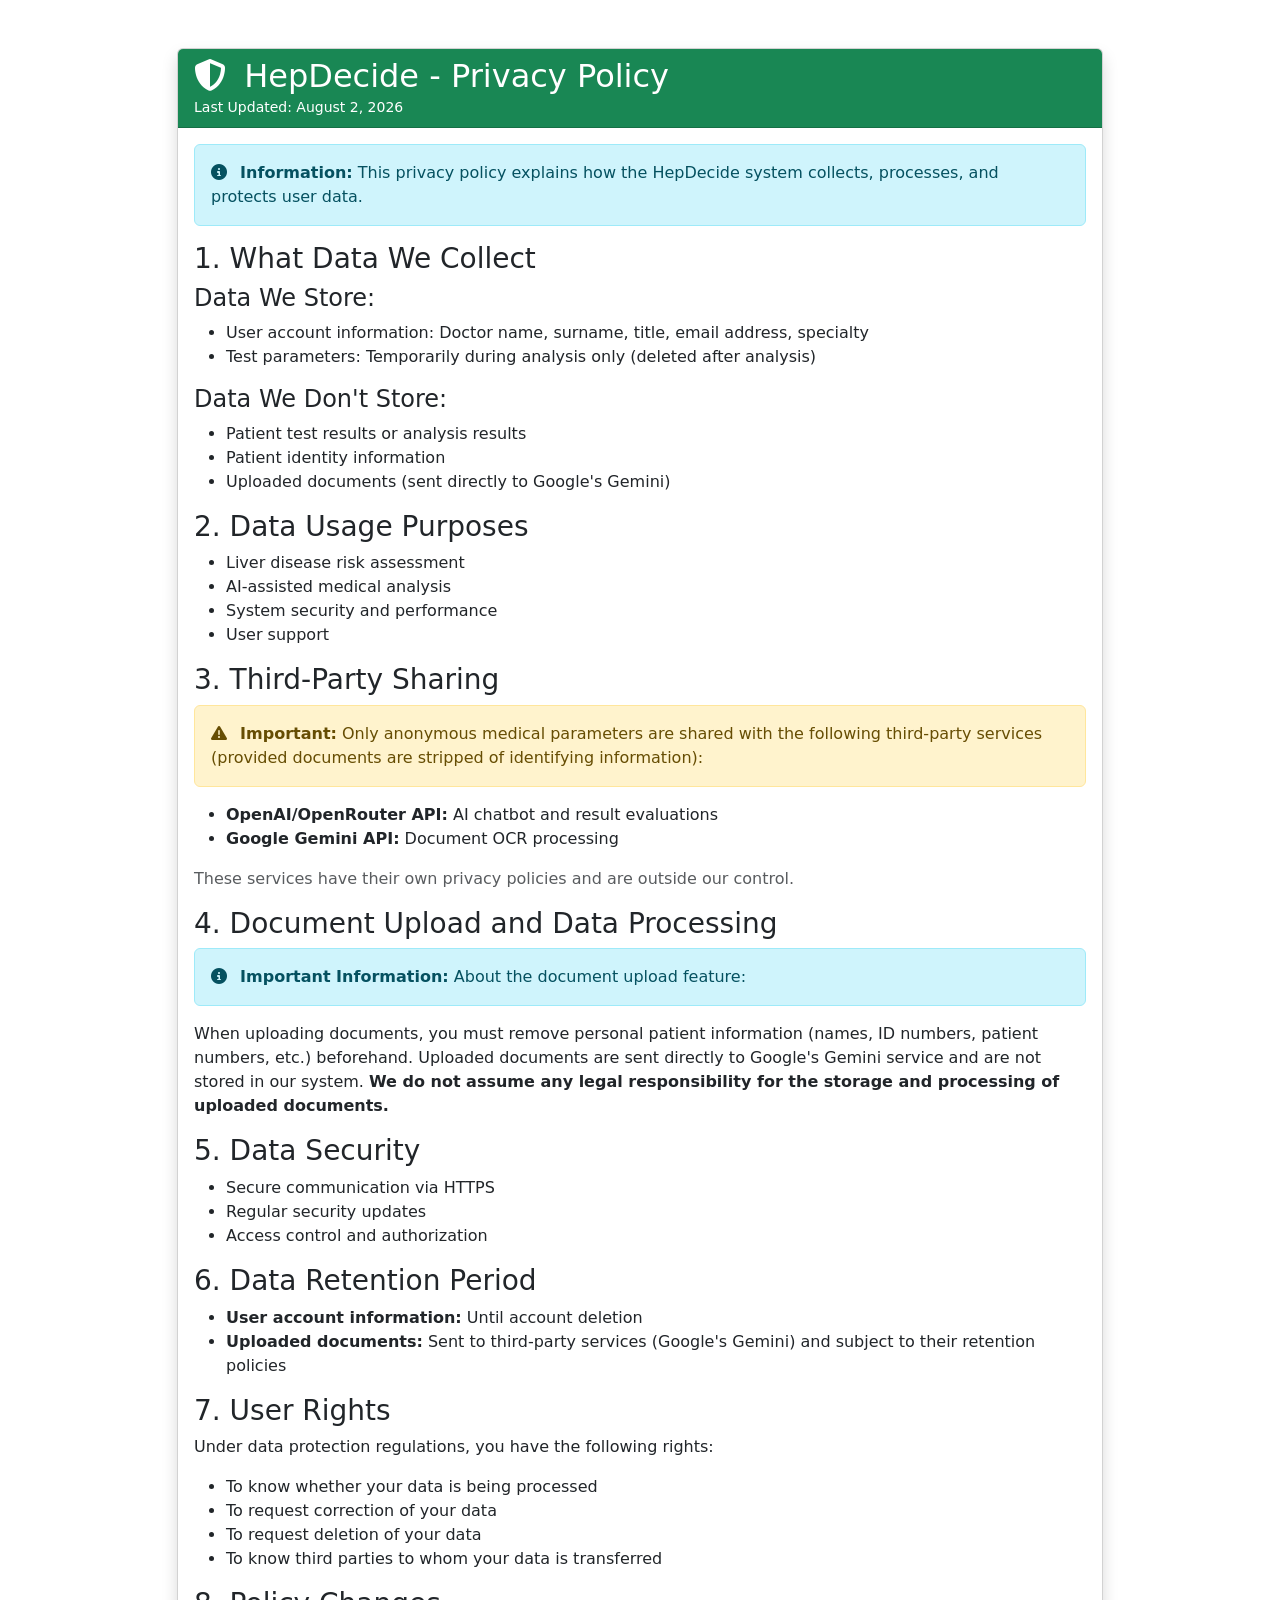
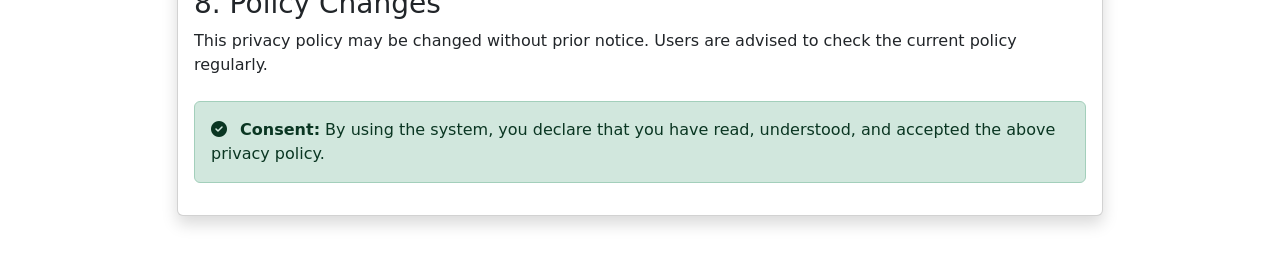
<file: staj-server-main/static/legal/privacy-en.html>
<!DOCTYPE html>
<html lang="en">
<head>
    <meta charset="UTF-8">
    <meta name="viewport" content="width=device-width, initial-scale=1.0">
    <title>HepDecide - Privacy Policy</title>
    <link href="https://cdn.jsdelivr.net/npm/bootstrap@5.3.0/dist/css/bootstrap.min.css" rel="stylesheet">
    <link href="https://cdnjs.cloudflare.com/ajax/libs/font-awesome/6.4.0/css/all.min.css" rel="stylesheet">
</head>
<body>
    <div class="container my-5">
        <div class="row justify-content-center">
            <div class="col-lg-10">
                <div class="card shadow">
                    <div class="card-header bg-success text-white">
                        <h2 class="mb-0">
                            <i class="fas fa-shield-alt me-2"></i>
                            HepDecide - Privacy Policy
                        </h2>
                        <small>Last Updated: August 2, 2026</small>
                    </div>
                    <div class="card-body">
                        
                        <div class="alert alert-info">
                            <i class="fas fa-info-circle me-2"></i>
                            <strong>Information:</strong> This privacy policy explains how the HepDecide system collects, processes, and protects user data.
                        </div>

                        <h3>1. What Data We Collect</h3>
                        <h4>Data We Store:</h4>
                        <ul>
                            <li>User account information: Doctor name, surname, title, email address, specialty</li>
                            <li>Test parameters: Temporarily during analysis only (deleted after analysis)</li>
                        </ul>
                        
                        <h4>Data We Don't Store:</h4>
                        <ul>
                            <li>Patient test results or analysis results</li>
                            <li>Patient identity information</li>
                            <li>Uploaded documents (sent directly to Google's Gemini)</li>
                        </ul>

                        <h3>2. Data Usage Purposes</h3>
                        <ul>
                            <li>Liver disease risk assessment</li>
                            <li>AI-assisted medical analysis</li>
                            <li>System security and performance</li>
                            <li>User support</li>
                        </ul>

                        <h3>3. Third-Party Sharing</h3>
                        <div class="alert alert-warning">
                            <i class="fas fa-exclamation-triangle me-2"></i>
                            <strong>Important:</strong> Only anonymous medical parameters are shared with the following third-party services (provided documents are stripped of identifying information):
                        </div>
                        <ul>
                            <li><strong>OpenAI/OpenRouter API:</strong> AI chatbot and result evaluations</li>
                            <li><strong>Google Gemini API:</strong> Document OCR processing</li>
                        </ul>
                        <p class="text-muted">These services have their own privacy policies and are outside our control.</p>

                        <h3>4. Document Upload and Data Processing</h3>
                        <div class="alert alert-info">
                            <i class="fas fa-info-circle me-2"></i>
                            <strong>Important Information:</strong> About the document upload feature:
                        </div>
                        <p>When uploading documents, you must remove personal patient information (names, ID numbers, patient numbers, etc.) beforehand. Uploaded documents are sent directly to Google's Gemini service and are not stored in our system. <strong>We do not assume any legal responsibility for the storage and processing of uploaded documents.</strong></p>

                        <h3>5. Data Security</h3>
                        <ul>
                            <li>Secure communication via HTTPS</li>
                            <li>Regular security updates</li>
                            <li>Access control and authorization</li>
                        </ul>

                        <h3>6. Data Retention Period</h3>
                        <ul>
                            <li><strong>User account information:</strong> Until account deletion</li>
                            <li><strong>Uploaded documents:</strong> Sent to third-party services (Google's Gemini) and subject to their retention policies</li>
                        </ul>

                        <h3>7. User Rights</h3>
                        <p>Under data protection regulations, you have the following rights:</p>
                        <ul>
                            <li>To know whether your data is being processed</li>
                            <li>To request correction of your data</li>
                            <li>To request deletion of your data</li>
                            <li>To know third parties to whom your data is transferred</li>
                        </ul>

                        <h3>8. Policy Changes</h3>
                        <p>This privacy policy may be changed without prior notice. Users are advised to check the current policy regularly.</p>

                        <div class="alert alert-success mt-4">
                            <i class="fas fa-check-circle me-2"></i>
                            <strong>Consent:</strong> By using the system, you declare that you have read, understood, and accepted the above privacy policy.
                        </div>

                    </div>
                </div>
            </div>
        </div>
    </div>
</body>
</html>
</file>
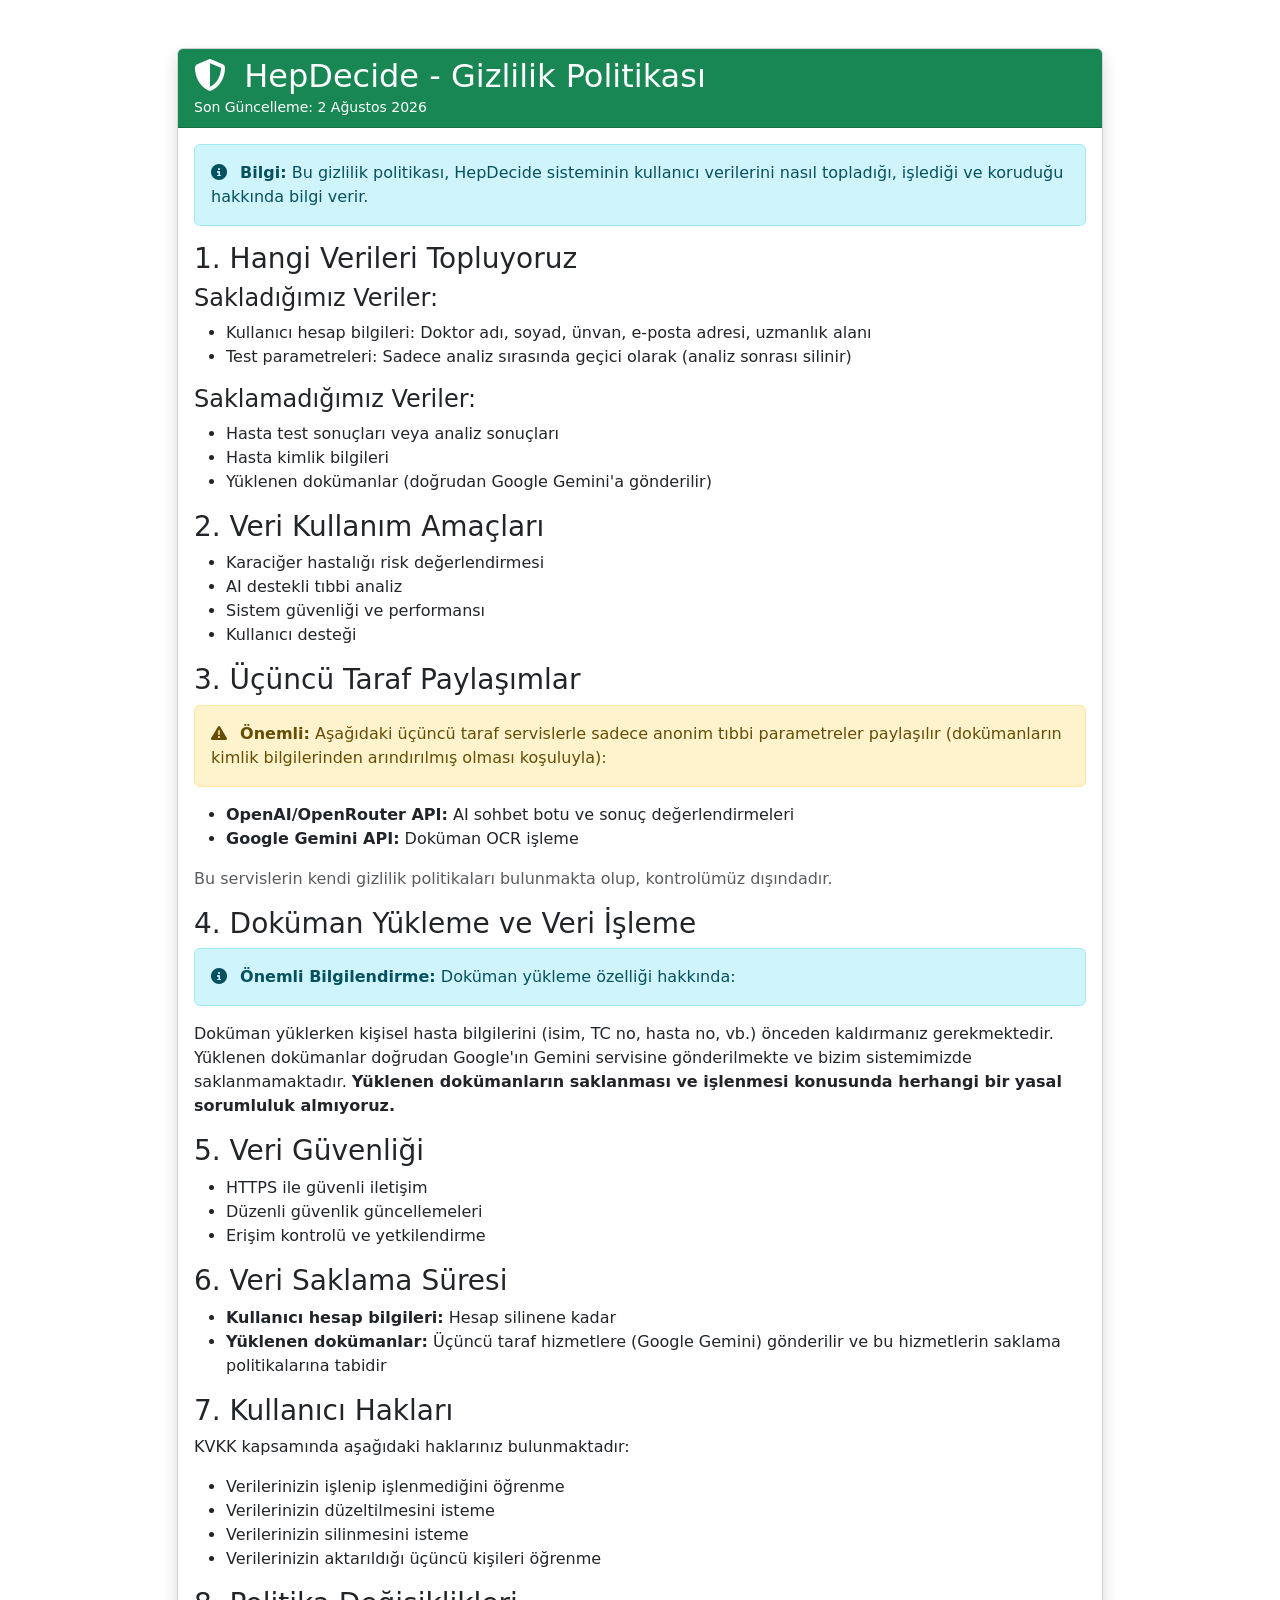
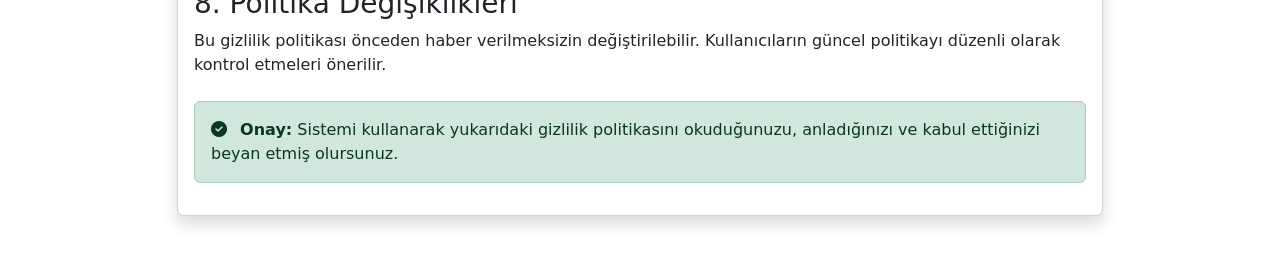
<file: staj-server-main/static/legal/privacy-tr.html>
<!DOCTYPE html>
<html lang="tr">
<head>
    <meta charset="UTF-8">
    <meta name="viewport" content="width=device-width, initial-scale=1.0">
    <title>HepDecide - Gizlilik Politikası</title>
    <link href="https://cdn.jsdelivr.net/npm/bootstrap@5.3.0/dist/css/bootstrap.min.css" rel="stylesheet">
    <link href="https://cdnjs.cloudflare.com/ajax/libs/font-awesome/6.4.0/css/all.min.css" rel="stylesheet">
</head>
<body>
    <div class="container my-5">
        <div class="row justify-content-center">
            <div class="col-lg-10">
                <div class="card shadow">
                    <div class="card-header bg-success text-white">
                        <h2 class="mb-0">
                            <i class="fas fa-shield-alt me-2"></i>
                            HepDecide - Gizlilik Politikası
                        </h2>
                        <small>Son Güncelleme: 2 Ağustos 2026</small>
                    </div>
                    <div class="card-body">
                        
                        <div class="alert alert-info">
                            <i class="fas fa-info-circle me-2"></i>
                            <strong>Bilgi:</strong> Bu gizlilik politikası, HepDecide sisteminin kullanıcı verilerini nasıl topladığı, işlediği ve koruduğu hakkında bilgi verir.
                        </div>

                        <h3>1. Hangi Verileri Topluyoruz</h3>
                        <h4>Sakladığımız Veriler:</h4>
                        <ul>
                            <li>Kullanıcı hesap bilgileri: Doktor adı, soyad, ünvan, e-posta adresi, uzmanlık alanı</li>
                            <li>Test parametreleri: Sadece analiz sırasında geçici olarak (analiz sonrası silinir)</li>
                        </ul>
                        
                        <h4>Saklamadığımız Veriler:</h4>
                        <ul>
                            <li>Hasta test sonuçları veya analiz sonuçları</li>
                            <li>Hasta kimlik bilgileri</li>
                            <li>Yüklenen dokümanlar (doğrudan Google Gemini'a gönderilir)</li>
                        </ul>

                        <h3>2. Veri Kullanım Amaçları</h3>
                        <ul>
                            <li>Karaciğer hastalığı risk değerlendirmesi</li>
                            <li>AI destekli tıbbi analiz</li>
                            <li>Sistem güvenliği ve performansı</li>
                            <li>Kullanıcı desteği</li>
                        </ul>

                        <h3>3. Üçüncü Taraf Paylaşımlar</h3>
                        <div class="alert alert-warning">
                            <i class="fas fa-exclamation-triangle me-2"></i>
                            <strong>Önemli:</strong> Aşağıdaki üçüncü taraf servislerle sadece anonim tıbbi parametreler paylaşılır (dokümanların kimlik bilgilerinden arındırılmış olması koşuluyla):
                        </div>
                        <ul>
                            <li><strong>OpenAI/OpenRouter API:</strong> AI sohbet botu ve sonuç değerlendirmeleri</li>
                            <li><strong>Google Gemini API:</strong> Doküman OCR işleme</li>
                        </ul>
                        <p class="text-muted">Bu servislerin kendi gizlilik politikaları bulunmakta olup, kontrolümüz dışındadır.</p>

                        <h3>4. Doküman Yükleme ve Veri İşleme</h3>
                        <div class="alert alert-info">
                            <i class="fas fa-info-circle me-2"></i>
                            <strong>Önemli Bilgilendirme:</strong> Doküman yükleme özelliği hakkında:
                        </div>
                        <p>Doküman yüklerken kişisel hasta bilgilerini (isim, TC no, hasta no, vb.) önceden kaldırmanız gerekmektedir. Yüklenen dokümanlar doğrudan Google'ın Gemini servisine gönderilmekte ve bizim sistemimizde saklanmamaktadır. <strong>Yüklenen dokümanların saklanması ve işlenmesi konusunda herhangi bir yasal sorumluluk almıyoruz.</strong></p>

                        <h3>5. Veri Güvenliği</h3>
                        <ul>
                            <li>HTTPS ile güvenli iletişim</li>
                            <li>Düzenli güvenlik güncellemeleri</li>
                            <li>Erişim kontrolü ve yetkilendirme</li>
                        </ul>

                        <h3>6. Veri Saklama Süresi</h3>
                        <ul>
                            <li><strong>Kullanıcı hesap bilgileri:</strong> Hesap silinene kadar</li>
                            <li><strong>Yüklenen dokümanlar:</strong> Üçüncü taraf hizmetlere (Google Gemini) gönderilir ve bu hizmetlerin saklama politikalarına tabidir</li>
                        </ul>

                        <h3>7. Kullanıcı Hakları</h3>
                        <p>KVKK kapsamında aşağıdaki haklarınız bulunmaktadır:</p>
                        <ul>
                            <li>Verilerinizin işlenip işlenmediğini öğrenme</li>
                            <li>Verilerinizin düzeltilmesini isteme</li>
                            <li>Verilerinizin silinmesini isteme</li>
                            <li>Verilerinizin aktarıldığı üçüncü kişileri öğrenme</li>
                        </ul>

                        <h3>8. Politika Değişiklikleri</h3>
                        <p>Bu gizlilik politikası önceden haber verilmeksizin değiştirilebilir. Kullanıcıların güncel politikayı düzenli olarak kontrol etmeleri önerilir.</p>

                        <div class="alert alert-success mt-4">
                            <i class="fas fa-check-circle me-2"></i>
                            <strong>Onay:</strong> Sistemi kullanarak yukarıdaki gizlilik politikasını okuduğunuzu, anladığınızı ve kabul ettiğinizi beyan etmiş olursunuz.
                        </div>

                    </div>
                </div>
            </div>
        </div>
    </div>
</body>
</html>
</file>
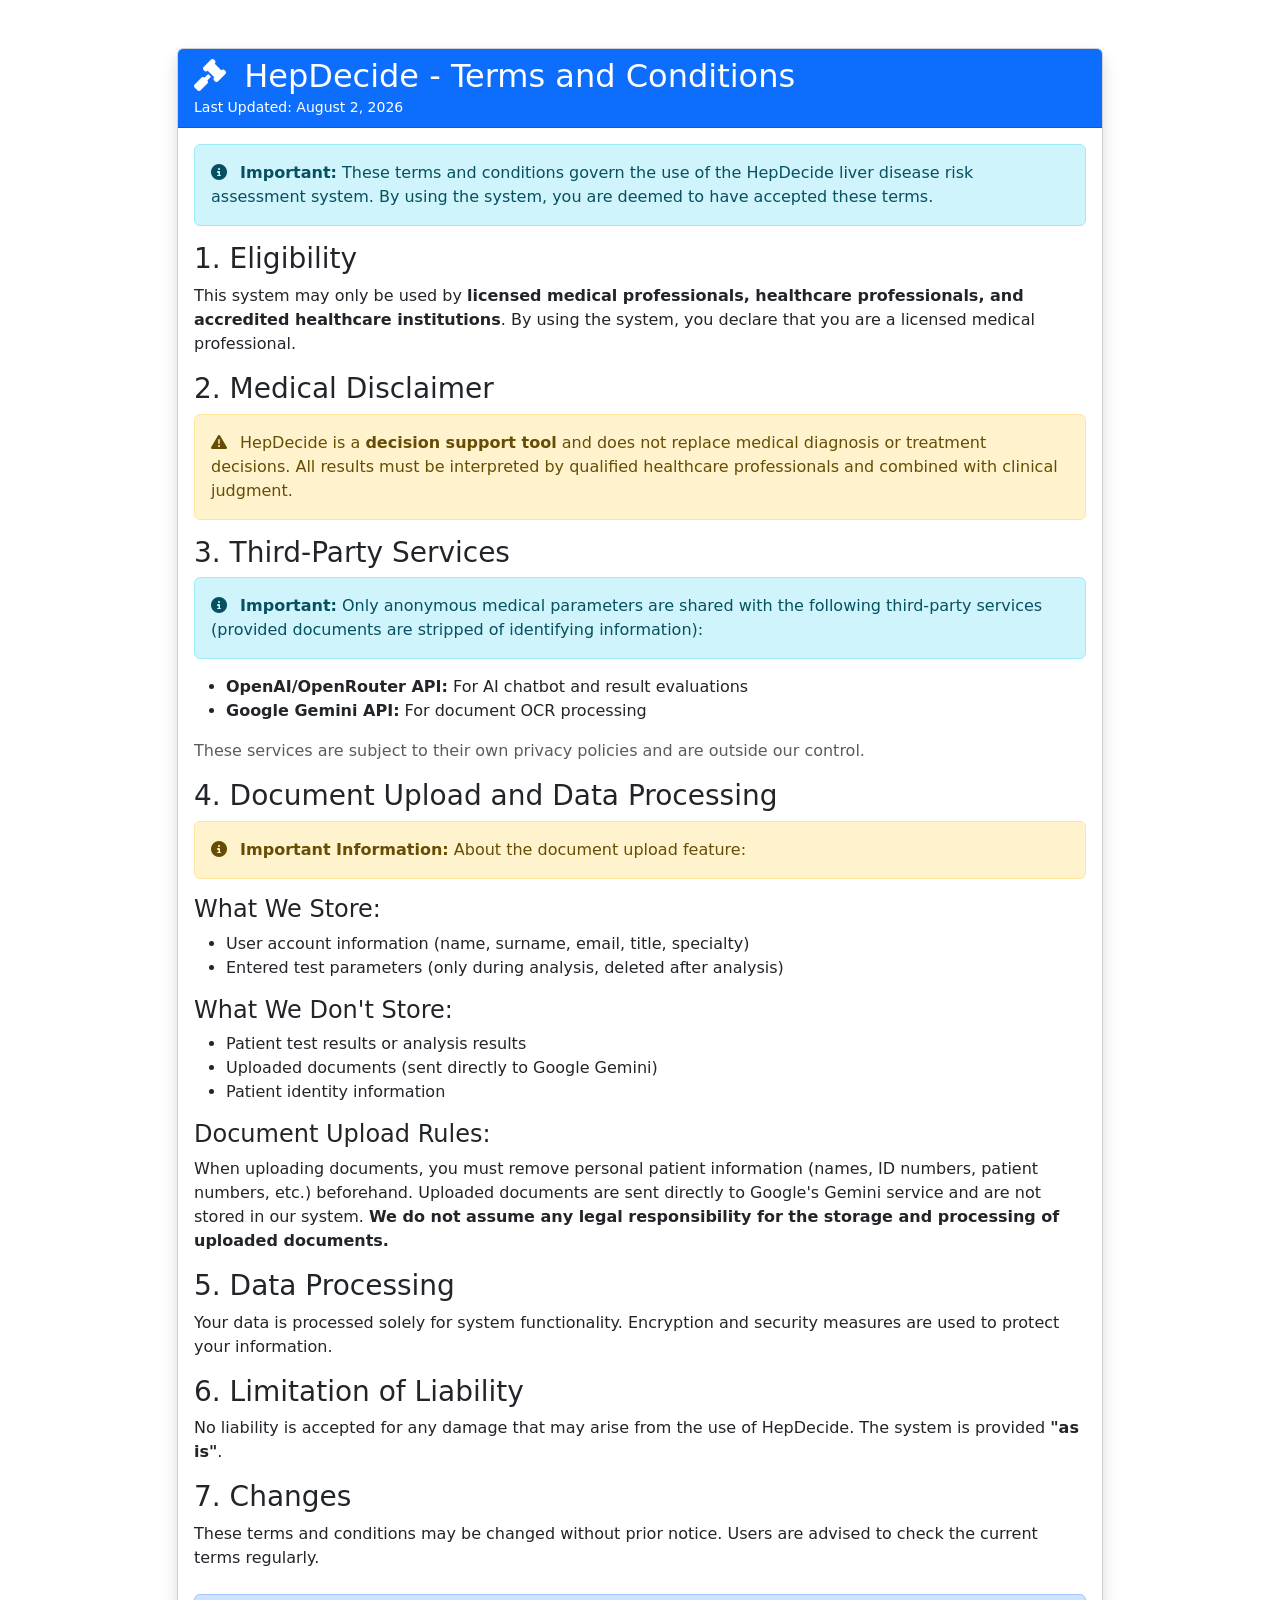
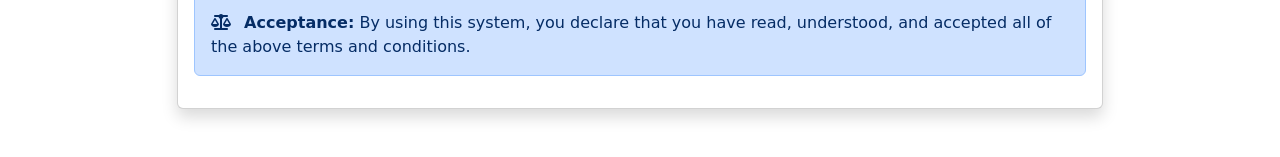
<file: staj-server-main/static/legal/terms-en.html>
<!DOCTYPE html>
<html lang="en">
<head>
    <meta charset="UTF-8">
    <meta name="viewport" content="width=device-width, initial-scale=1.0">
    <title>HepDecide - Terms and Conditions</title>
    <link href="https://cdn.jsdelivr.net/npm/bootstrap@5.3.0/dist/css/bootstrap.min.css" rel="stylesheet">
    <link href="https://cdnjs.cloudflare.com/ajax/libs/font-awesome/6.4.0/css/all.min.css" rel="stylesheet">
</head>
<body>
    <div class="container my-5">
        <div class="row justify-content-center">
            <div class="col-lg-10">
                <div class="card shadow">
                    <div class="card-header bg-primary text-white">
                        <h2 class="mb-0">
                            <i class="fas fa-gavel me-2"></i>
                            HepDecide - Terms and Conditions
                        </h2>
                        <small>Last Updated: August 2, 2026</small>
                    </div>
                    <div class="card-body">
                        
                        <div class="alert alert-info">
                            <i class="fas fa-info-circle me-2"></i>
                            <strong>Important:</strong> These terms and conditions govern the use of the HepDecide liver disease risk assessment system. By using the system, you are deemed to have accepted these terms.
                        </div>

                        <h3>1. Eligibility</h3>
                        <p>This system may only be used by <strong>licensed medical professionals, healthcare professionals, and accredited healthcare institutions</strong>. By using the system, you declare that you are a licensed medical professional.</p>

                        <h3>2. Medical Disclaimer</h3>
                        <div class="alert alert-warning">
                            <i class="fas fa-exclamation-triangle me-2"></i>
                            HepDecide is a <strong>decision support tool</strong> and does not replace medical diagnosis or treatment decisions. All results must be interpreted by qualified healthcare professionals and combined with clinical judgment.
                        </div>

                        <h3>3. Third-Party Services</h3>
                        <div class="alert alert-info">
                            <i class="fas fa-info-circle me-2"></i>
                            <strong>Important:</strong> Only anonymous medical parameters are shared with the following third-party services (provided documents are stripped of identifying information):
                        </div>
                        <ul>
                            <li><strong>OpenAI/OpenRouter API:</strong> For AI chatbot and result evaluations</li>
                            <li><strong>Google Gemini API:</strong> For document OCR processing</li>
                        </ul>
                        <p class="text-muted">These services are subject to their own privacy policies and are outside our control.</p>

                        <h3>4. Document Upload and Data Processing</h3>
                        <div class="alert alert-warning">
                            <i class="fas fa-info-circle me-2"></i>
                            <strong>Important Information:</strong> About the document upload feature:
                        </div>
                        
                        <h4>What We Store:</h4>
                        <ul>
                            <li>User account information (name, surname, email, title, specialty)</li>
                            <li>Entered test parameters (only during analysis, deleted after analysis)</li>
                        </ul>
                        
                        <h4>What We Don't Store:</h4>
                        <ul>
                            <li>Patient test results or analysis results</li>
                            <li>Uploaded documents (sent directly to Google Gemini)</li>
                            <li>Patient identity information</li>
                        </ul>
                        
                        <h4>Document Upload Rules:</h4>
                        <p>When uploading documents, you must remove personal patient information (names, ID numbers, patient numbers, etc.) beforehand. Uploaded documents are sent directly to Google's Gemini service and are not stored in our system. <strong>We do not assume any legal responsibility for the storage and processing of uploaded documents.</strong></p>

                        <h3>5. Data Processing</h3>
                        <p>Your data is processed solely for system functionality. Encryption and security measures are used to protect your information.</p>

                        <h3>6. Limitation of Liability</h3>
                        <p>No liability is accepted for any damage that may arise from the use of HepDecide. The system is provided <strong>"as is"</strong>.</p>

                        <h3>7. Changes</h3>
                        <p>These terms and conditions may be changed without prior notice. Users are advised to check the current terms regularly.</p>

                        <div class="alert alert-primary mt-4">
                            <i class="fas fa-balance-scale me-2"></i>
                            <strong>Acceptance:</strong> By using this system, you declare that you have read, understood, and accepted all of the above terms and conditions.
                        </div>

                    </div>
                </div>
            </div>
        </div>
    </div>
</body>
</html>
</file>
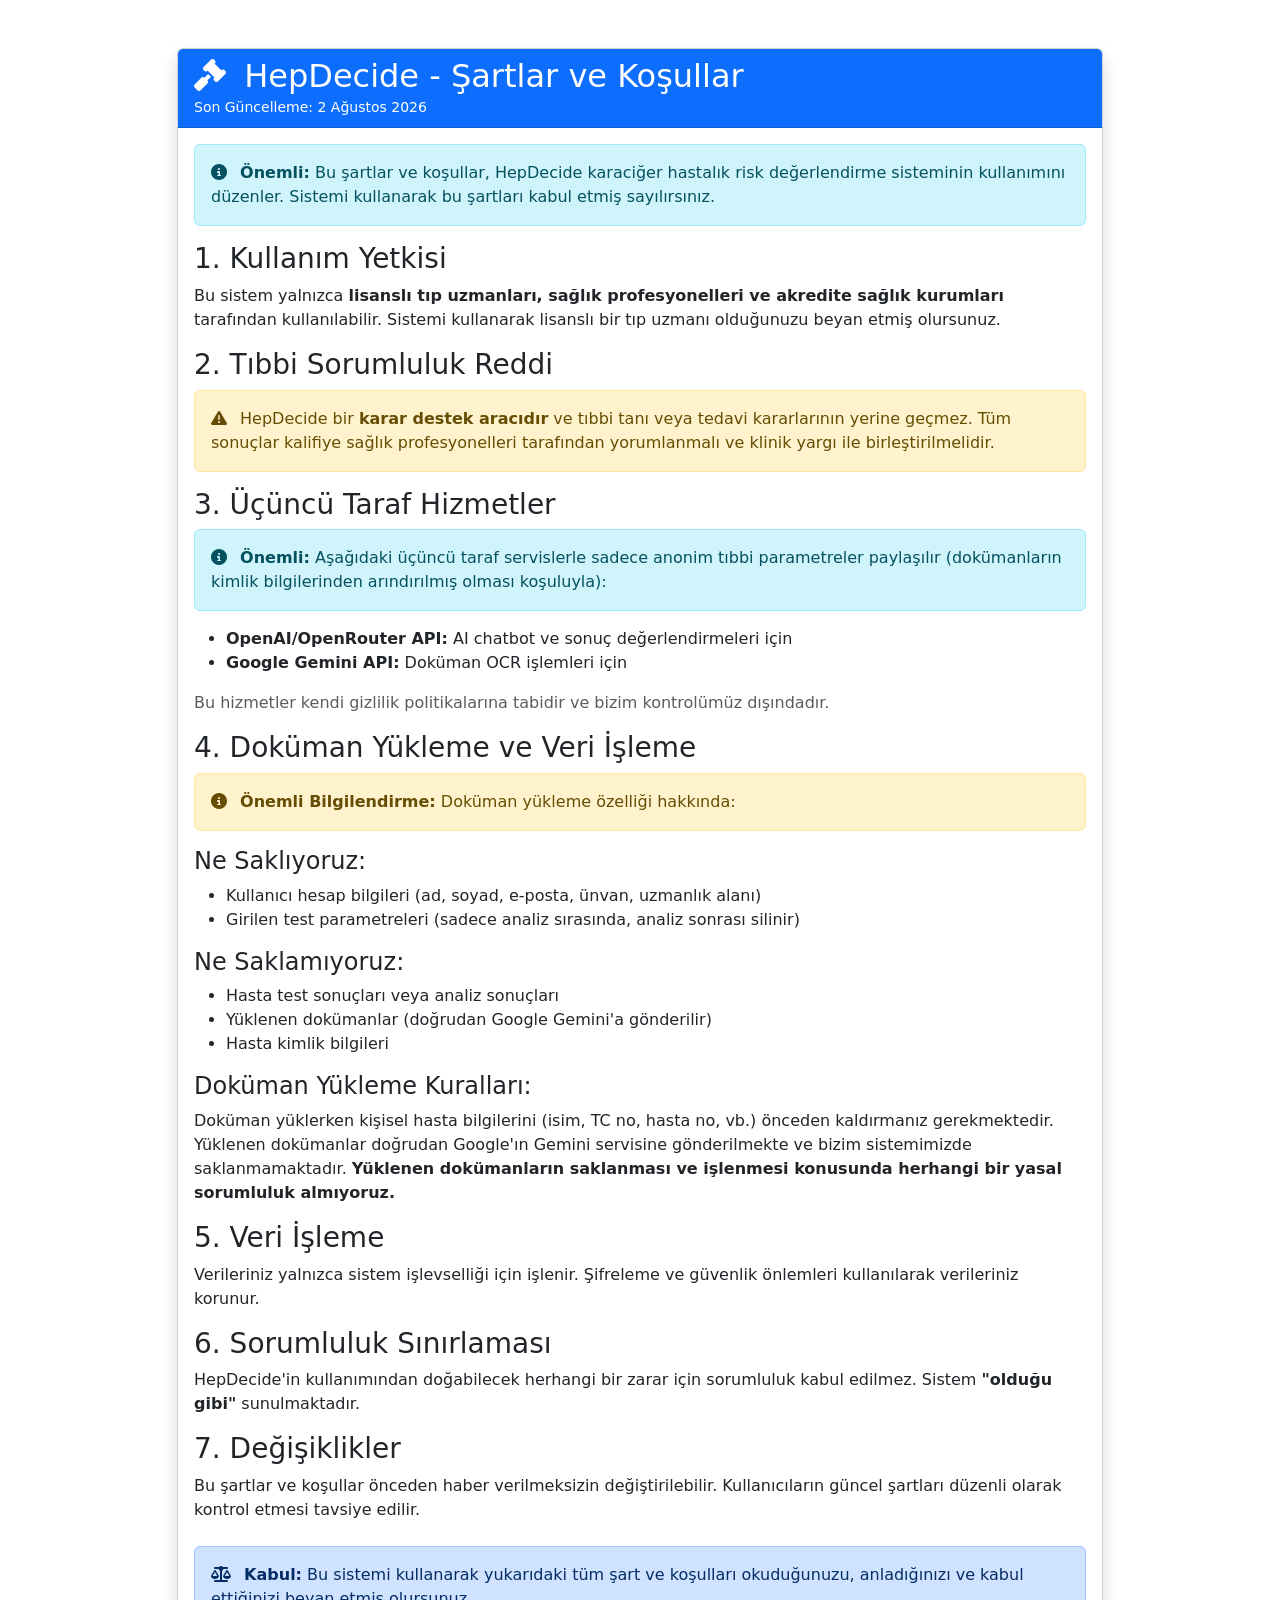
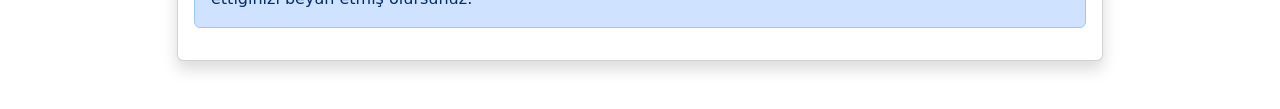
<file: staj-server-main/static/legal/terms-tr.html>
<!DOCTYPE html>
<html lang="tr">
<head>
    <meta charset="UTF-8">
    <meta name="viewport" content="width=device-width, initial-scale=1.0">
    <title>HepDecide - Şartlar ve Koşullar</title>
    <link href="https://cdn.jsdelivr.net/npm/bootstrap@5.3.0/dist/css/bootstrap.min.css" rel="stylesheet">
    <link href="https://cdnjs.cloudflare.com/ajax/libs/font-awesome/6.4.0/css/all.min.css" rel="stylesheet">
</head>
<body>
    <div class="container my-5">
        <div class="row justify-content-center">
            <div class="col-lg-10">
                <div class="card shadow">
                    <div class="card-header bg-primary text-white">
                        <h2 class="mb-0">
                            <i class="fas fa-gavel me-2"></i>
                            HepDecide - Şartlar ve Koşullar
                        </h2>
                        <small>Son Güncelleme: 2 Ağustos 2026</small>
                    </div>
                    <div class="card-body">
                        
                        <div class="alert alert-info">
                            <i class="fas fa-info-circle me-2"></i>
                            <strong>Önemli:</strong> Bu şartlar ve koşullar, HepDecide karaciğer hastalık risk değerlendirme sisteminin kullanımını düzenler. Sistemi kullanarak bu şartları kabul etmiş sayılırsınız.
                        </div>

                        <h3>1. Kullanım Yetkisi</h3>
                        <p>Bu sistem yalnızca <strong>lisanslı tıp uzmanları, sağlık profesyonelleri ve akredite sağlık kurumları</strong> tarafından kullanılabilir. Sistemi kullanarak lisanslı bir tıp uzmanı olduğunuzu beyan etmiş olursunuz.</p>

                        <h3>2. Tıbbi Sorumluluk Reddi</h3>
                        <div class="alert alert-warning">
                            <i class="fas fa-exclamation-triangle me-2"></i>
                            HepDecide bir <strong>karar destek aracıdır</strong> ve tıbbi tanı veya tedavi kararlarının yerine geçmez. Tüm sonuçlar kalifiye sağlık profesyonelleri tarafından yorumlanmalı ve klinik yargı ile birleştirilmelidir.
                        </div>

                        <h3>3. Üçüncü Taraf Hizmetler</h3>
                        <div class="alert alert-info">
                            <i class="fas fa-info-circle me-2"></i>
                            <strong>Önemli:</strong> Aşağıdaki üçüncü taraf servislerle sadece anonim tıbbi parametreler paylaşılır (dokümanların kimlik bilgilerinden arındırılmış olması koşuluyla):
                        </div>
                        <ul>
                            <li><strong>OpenAI/OpenRouter API:</strong> AI chatbot ve sonuç değerlendirmeleri için</li>
                            <li><strong>Google Gemini API:</strong> Doküman OCR işlemleri için</li>
                        </ul>
                        <p class="text-muted">Bu hizmetler kendi gizlilik politikalarına tabidir ve bizim kontrolümüz dışındadır.</p>

                        <h3>4. Doküman Yükleme ve Veri İşleme</h3>
                        <div class="alert alert-warning">
                            <i class="fas fa-info-circle me-2"></i>
                            <strong>Önemli Bilgilendirme:</strong> Doküman yükleme özelliği hakkında:
                        </div>
                        
                        <h4>Ne Saklıyoruz:</h4>
                        <ul>
                            <li>Kullanıcı hesap bilgileri (ad, soyad, e-posta, ünvan, uzmanlık alanı)</li>
                            <li>Girilen test parametreleri (sadece analiz sırasında, analiz sonrası silinir)</li>
                        </ul>
                        
                        <h4>Ne Saklamıyoruz:</h4>
                        <ul>
                            <li>Hasta test sonuçları veya analiz sonuçları</li>
                            <li>Yüklenen dokümanlar (doğrudan Google Gemini'a gönderilir)</li>
                            <li>Hasta kimlik bilgileri</li>
                        </ul>
                        
                        <h4>Doküman Yükleme Kuralları:</h4>
                        <p>Doküman yüklerken kişisel hasta bilgilerini (isim, TC no, hasta no, vb.) önceden kaldırmanız gerekmektedir. Yüklenen dokümanlar doğrudan Google'ın Gemini servisine gönderilmekte ve bizim sistemimizde saklanmamaktadır. <strong>Yüklenen dokümanların saklanması ve işlenmesi konusunda herhangi bir yasal sorumluluk almıyoruz.</strong></p>                        <h3>5. Veri İşleme</h3>
                        <p>Verileriniz yalnızca sistem işlevselliği için işlenir. Şifreleme ve güvenlik önlemleri kullanılarak verileriniz korunur.</p>

                        <h3>6. Sorumluluk Sınırlaması</h3>
                        <p>HepDecide'in kullanımından doğabilecek herhangi bir zarar için sorumluluk kabul edilmez. Sistem <strong>"olduğu gibi"</strong> sunulmaktadır.</p>

                        <h3>7. Değişiklikler</h3>
                        <p>Bu şartlar ve koşullar önceden haber verilmeksizin değiştirilebilir. Kullanıcıların güncel şartları düzenli olarak kontrol etmesi tavsiye edilir.</p>

                        <div class="alert alert-primary mt-4">
                            <i class="fas fa-balance-scale me-2"></i>
                            <strong>Kabul:</strong> Bu sistemi kullanarak yukarıdaki tüm şart ve koşulları okuduğunuzu, anladığınızı ve kabul ettiğinizi beyan etmiş olursunuz.
                        </div>

                    </div>
                </div>
            </div>
        </div>
    </div>
</body>
</html>
</file>
